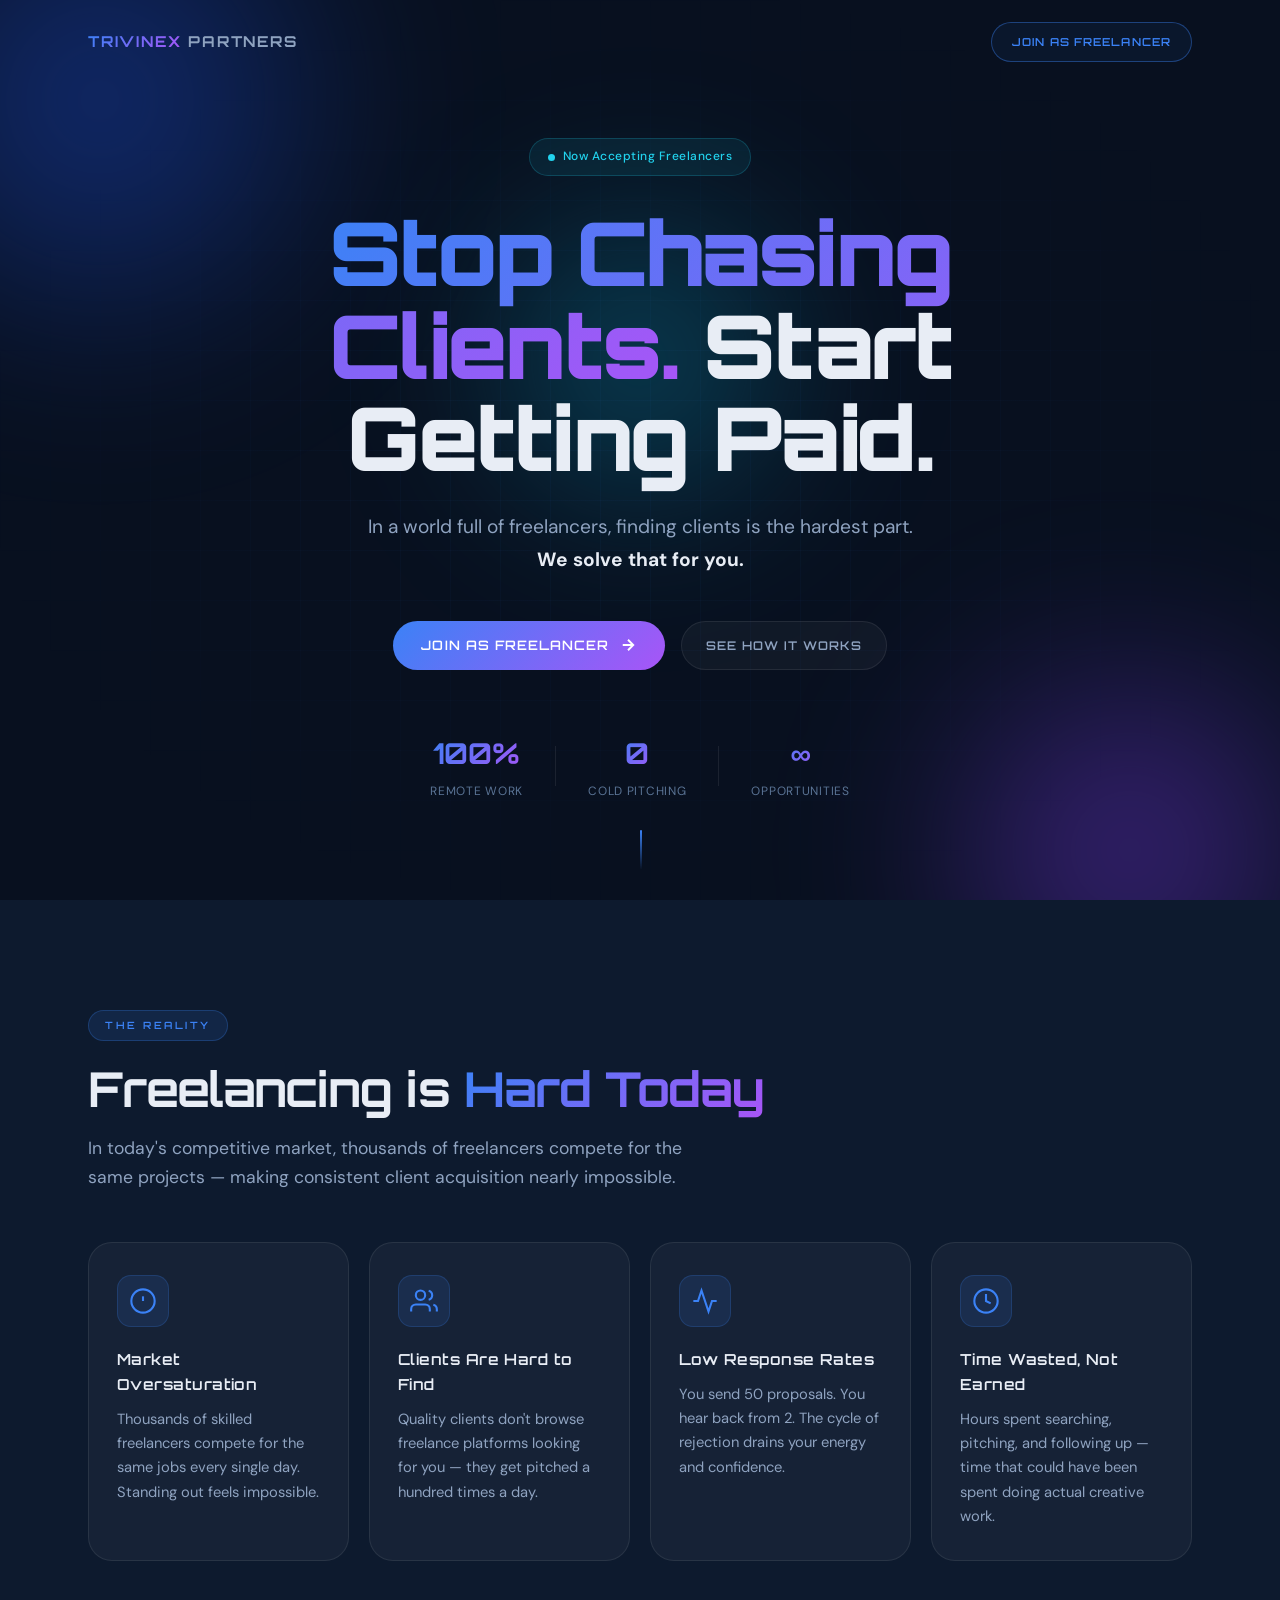
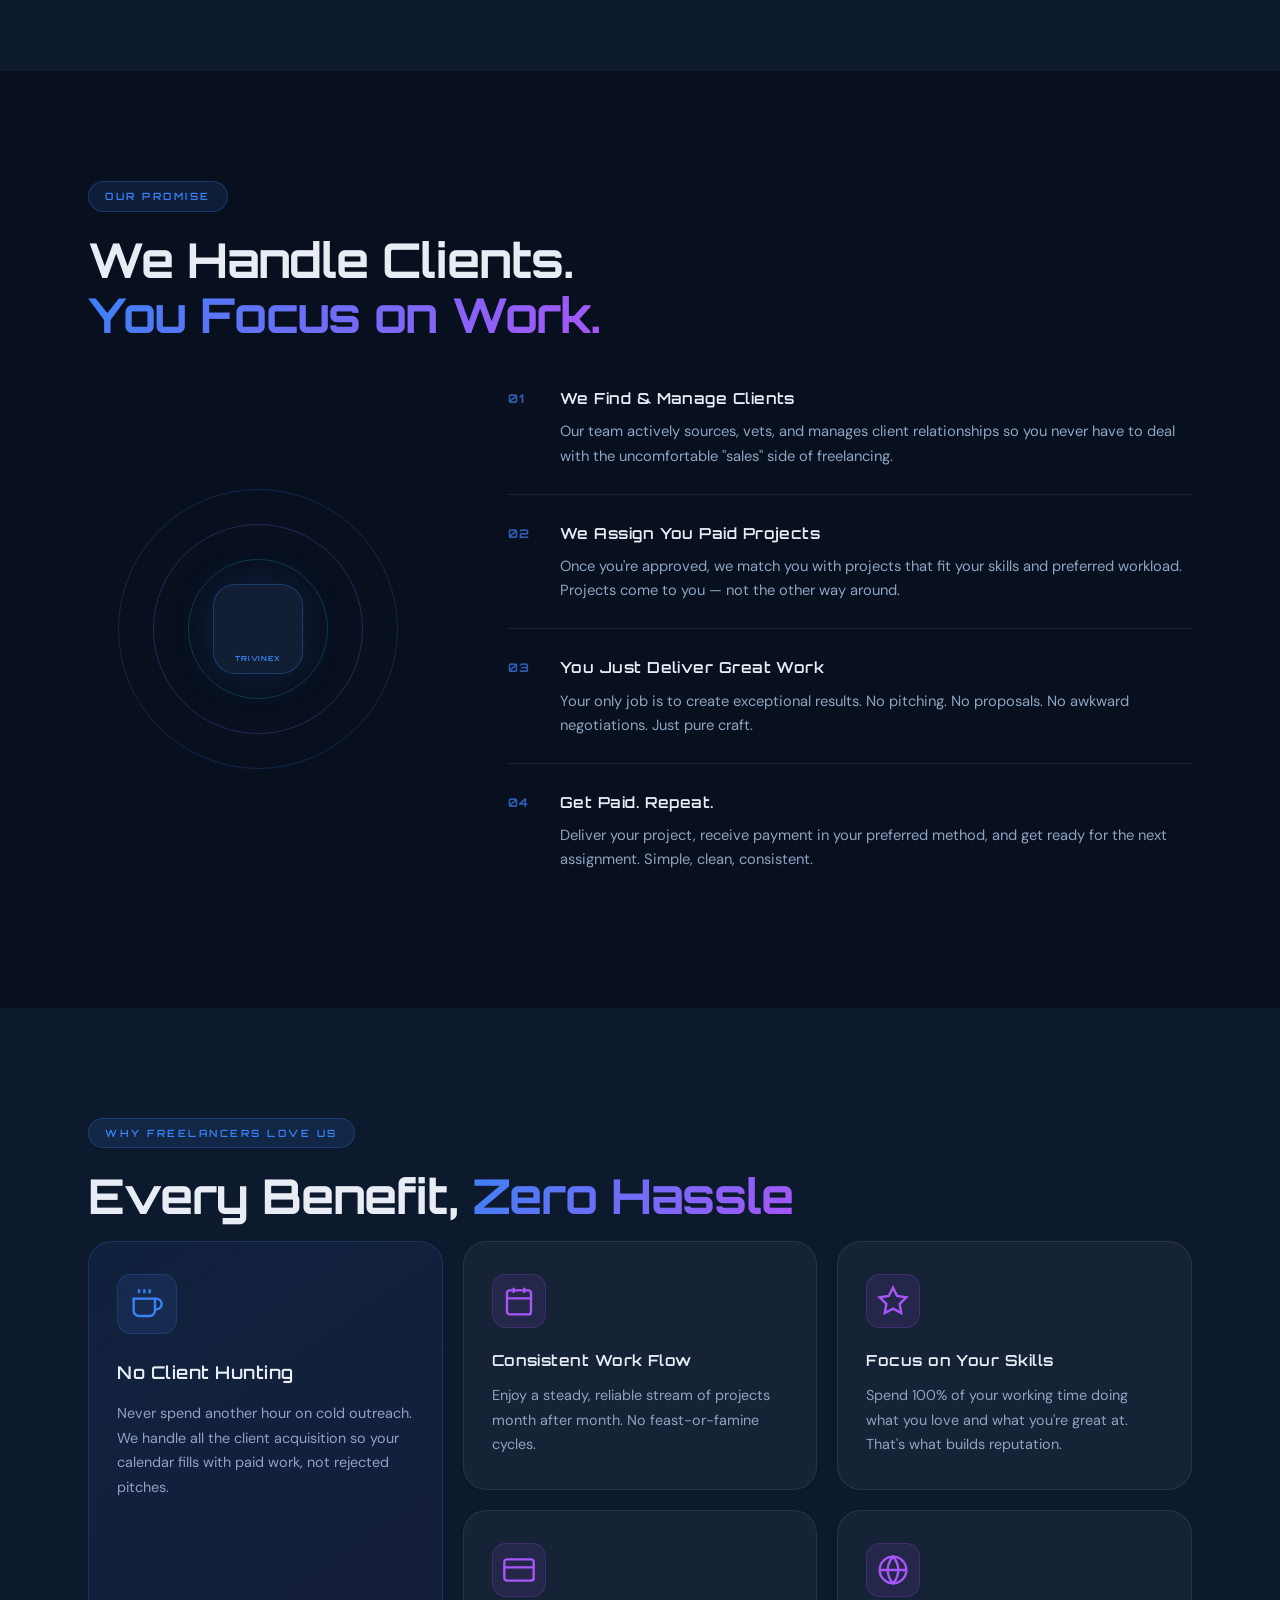
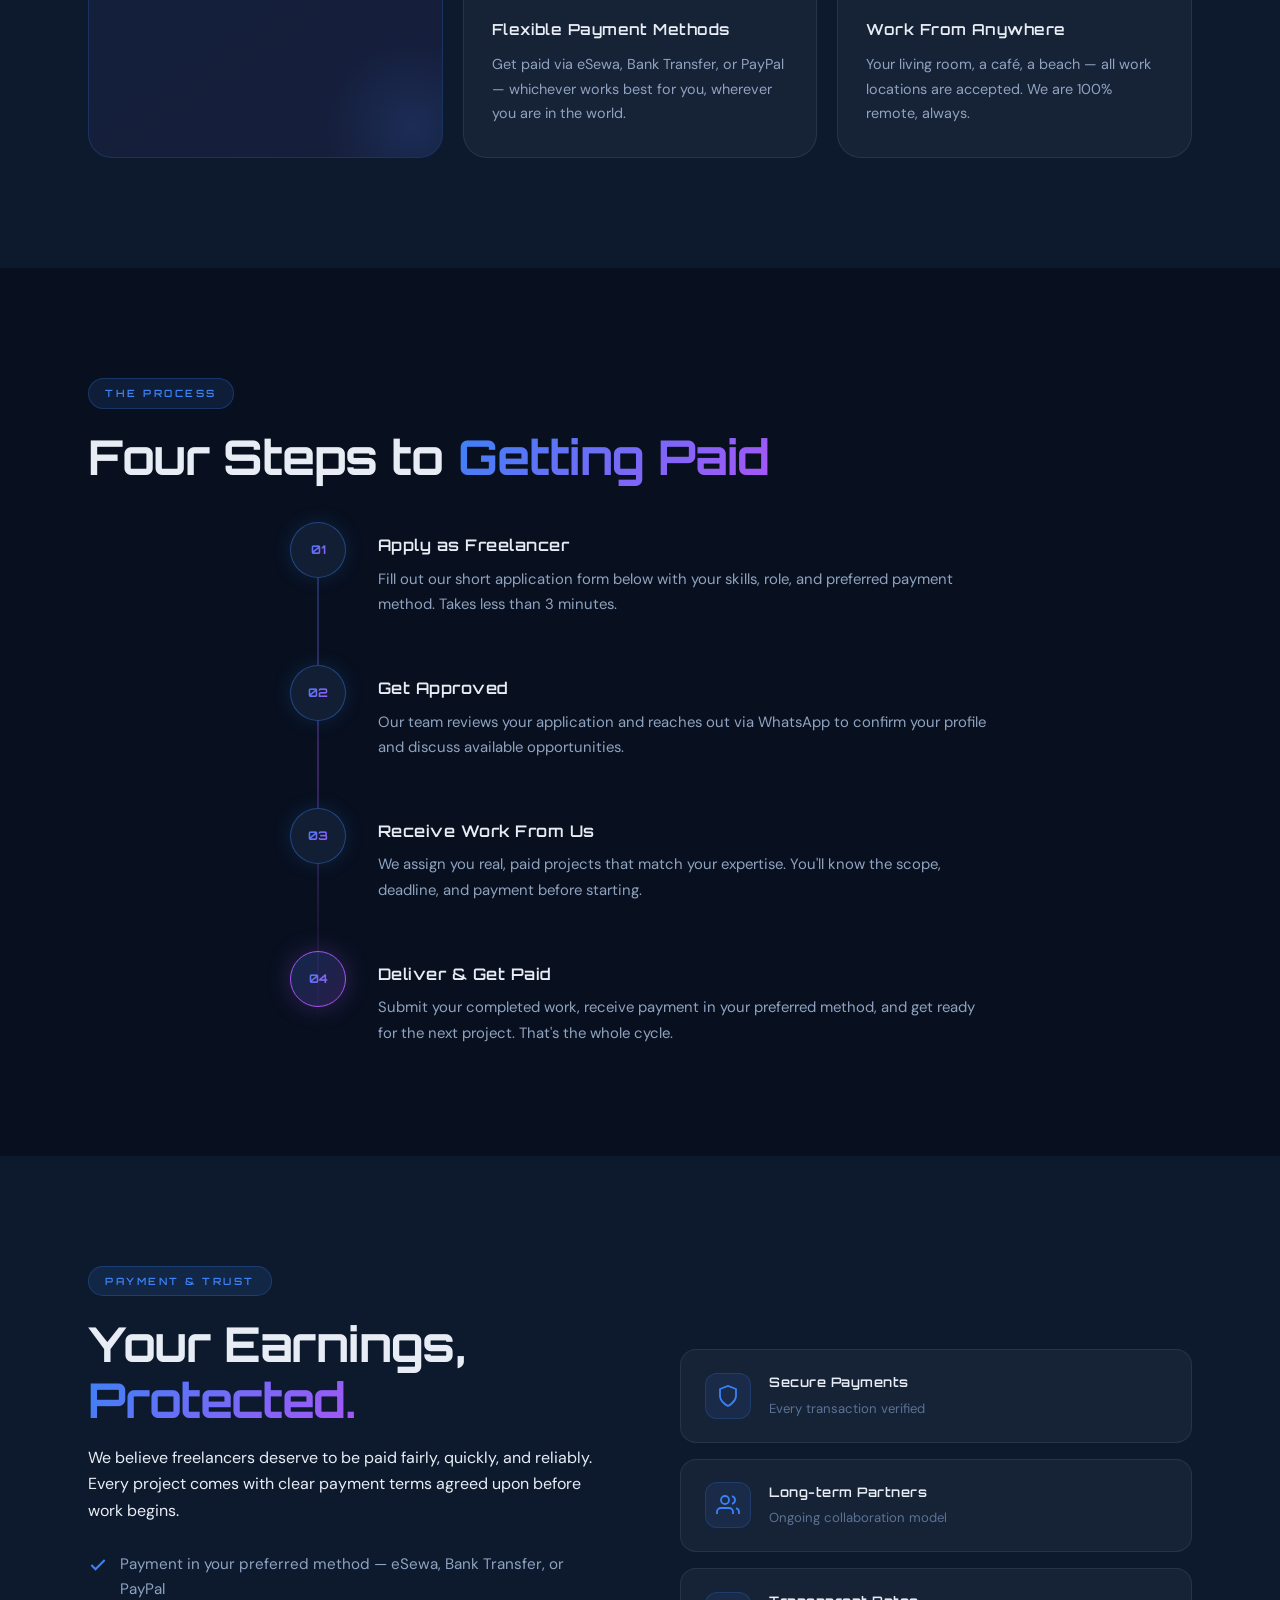
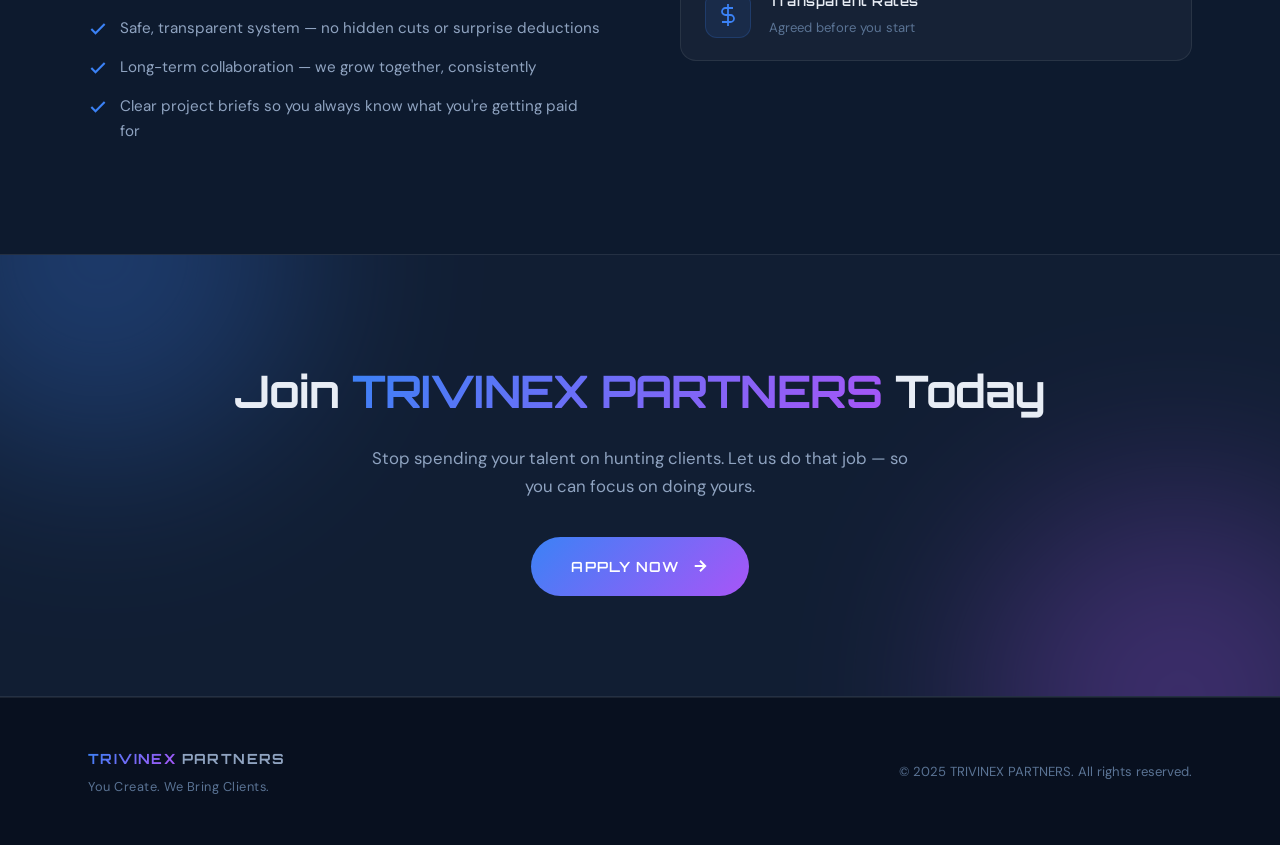
<file: index.html>
<!DOCTYPE html>
<html lang="en">
<head>
  <link rel="icon" type="image/x-icon" href="/favicon.ico">
  <meta charset="UTF-8" />
  <meta name="viewport" content="width=device-width, initial-scale=1.0" />
  <title>TRIVINEX PARTNERS — You Create. We Bring Clients.</title>

  <link rel="stylesheet" href="style.css" />
  <!-- Primary SEO -->
<meta name="title" content="Trivinex Partners — Stop Searching Clients, Start Getting Paid">
<meta name="description" content="Struggling to find clients as a freelancer? Trivinex Partners connects skilled freelancers with real projects. No more client hunting — just deliver your work and get paid easily. Join now and grow your freelance career without stress.">

<!-- Keywords -->
<meta name="keywords" content="
freelancer jobs, no client freelance, get freelance clients, freelance work without searching clients,
freelancer platform for beginners, how to get clients as freelancer, freelance problems solution,
video editor jobs online, web developer freelance jobs, remote freelance work,
earn money online freelancing, freelancing without marketing, easy freelance payment,
Trivinex Partners freelancers, freelancer network, client hunting problem solution
">

<!-- Author -->
<meta name="author" content="Trivinex Partners">

<!-- Open Graph (for social sharing) -->
<meta property="og:title" content="Trivinex Partners — We Bring Clients, You Deliver">
<meta property="og:description" content="Too many freelancers, not enough clients? Join Trivinex Partners and stop hunting for work. We bring clients to you — you just deliver and get paid.">
<meta property="og:type" content="website">

<!-- SEO Boost -->
<meta name="robots" content="index, follow">
<meta name="viewport" content="width=device-width, initial-scale=1.0">
  <link href="https://fonts.googleapis.com/css2?family=Orbitron:wght@400;600;700;900&family=DM+Sans:wght@300;400;500;600&display=swap" rel="stylesheet" />
</head>
<body>

  <!-- ========== NAV ========== -->
  <nav class="navbar" id="navbar">
    <div class="nav-inner">
      <div class="logo">
        <span class="logo-tri">TRIVINEX</span><span class="logo-partners"> PARTNERS</span>
      </div>
      <a href="form.html" class="nav-cta">Join as Freelancer</a>
    </div>
  </nav>

  <!-- ========== HERO ========== -->
  <section class="hero" id="home">
    <div class="hero-bg">
      <div class="orb orb1"></div>
      <div class="orb orb2"></div>
      <div class="orb orb3"></div>
      <div class="grid-overlay"></div>
    </div>
    <div class="hero-content">
      <div class="hero-badge">
        <span class="badge-dot"></span>
        Now Accepting Freelancers
      </div>
      <h1 class="hero-headline">
        
        <span class="gradient-text">Stop Chasing Clients.</span>
        Start Getting Paid.</h1>
      </h1>
      <p class="hero-sub">
        In a world full of freelancers, finding clients is the hardest part.<br />
        <strong>We solve that for you.</strong>
      </p>
      <div class="hero-actions">
        <a href="form.html" class="btn-primary">
          <span>Join as Freelancer</span>
          <svg width="18" height="18" viewBox="0 0 24 24" fill="none" stroke="currentColor" stroke-width="2.5"><path d="M5 12h14M12 5l7 7-7 7"/></svg>
        </a>
        <a href="#how" class="btn-ghost">See How It Works</a>
      </div>
      <div class="hero-stats">
        <div class="stat"><span class="stat-num">100%</span><span class="stat-label">Remote Work</span></div>
        <div class="stat-divider"></div>
        <div class="stat"><span class="stat-num">0</span><span class="stat-label">Cold Pitching</span></div>
        <div class="stat-divider"></div>
        <div class="stat"><span class="stat-num">∞</span><span class="stat-label">Opportunities</span></div>
      </div>
    </div>
    <div class="scroll-indicator">
      <span></span>
    </div>
  </section>

  <!-- ========== PROBLEM ========== -->
  <section class="section problem-section" id="problem">
    <div class="container">
      <div class="section-label">The Reality</div>
      <h2 class="section-title">Freelancing is <span class="gradient-text">Hard Today</span></h2>
      <p class="section-sub">In today's competitive market, thousands of freelancers compete for the same projects — making consistent client acquisition nearly impossible.</p>
      <div class="problem-grid">
        <div class="problem-card" data-delay="0">
          <div class="problem-icon">
            <svg width="28" height="28" viewBox="0 0 24 24" fill="none" stroke="currentColor" stroke-width="1.8"><circle cx="12" cy="12" r="10"/><line x1="12" y1="8" x2="12" y2="12"/><line x1="12" y1="16" x2="12.01" y2="16"/></svg>
          </div>
          <h3>Market Oversaturation</h3>
          <p>Thousands of skilled freelancers compete for the same jobs every single day. Standing out feels impossible.</p>
        </div>
        <div class="problem-card" data-delay="100">
          <div class="problem-icon">
            <svg width="28" height="28" viewBox="0 0 24 24" fill="none" stroke="currentColor" stroke-width="1.8"><path d="M17 21v-2a4 4 0 0 0-4-4H5a4 4 0 0 0-4 4v2"/><circle cx="9" cy="7" r="4"/><path d="M23 21v-2a4 4 0 0 0-3-3.87"/><path d="M16 3.13a4 4 0 0 1 0 7.75"/></svg>
          </div>
          <h3>Clients Are Hard to Find</h3>
          <p>Quality clients don't browse freelance platforms looking for you — they get pitched a hundred times a day.</p>
        </div>
        <div class="problem-card" data-delay="200">
          <div class="problem-icon">
            <svg width="28" height="28" viewBox="0 0 24 24" fill="none" stroke="currentColor" stroke-width="1.8"><polyline points="22 12 18 12 15 21 9 3 6 12 2 12"/></svg>
          </div>
          <h3>Low Response Rates</h3>
          <p>You send 50 proposals. You hear back from 2. The cycle of rejection drains your energy and confidence.</p>
        </div>
        <div class="problem-card" data-delay="300">
          <div class="problem-icon">
            <svg width="28" height="28" viewBox="0 0 24 24" fill="none" stroke="currentColor" stroke-width="1.8"><circle cx="12" cy="12" r="10"/><polyline points="12 6 12 12 16 14"/></svg>
          </div>
          <h3>Time Wasted, Not Earned</h3>
          <p>Hours spent searching, pitching, and following up — time that could have been spent doing actual creative work.</p>
        </div>
      </div>
    </div>
  </section>

  <!-- ========== SOLUTION ========== -->
  <section class="section solution-section" id="solution">
    <div class="container">
      <div class="section-label">Our Promise</div>
      <h2 class="section-title">We Handle Clients.<br /><span class="gradient-text">You Focus on Work.</span></h2>
      <div class="solution-layout">
        <div class="solution-visual">
          <div class="sol-ring sol-ring1"></div>
          <div class="sol-ring sol-ring2"></div>
          <div class="sol-ring sol-ring3"></div>
          <div class="sol-core">
            <svg width="40" height="40" viewBox="0 0 24 24" fill="none" stroke="url(#grad1)" stroke-width="1.8"><path d="M12 2L2 7l10 5 10-5-10-5z"/><path d="M2 17l10 5 10-5"/><path d="M2 12l10 5 10-5"/></svg>
            <defs>
              <linearGradient id="grad1" x1="0" y1="0" x2="24" y2="24" gradientUnits="userSpaceOnUse">
                <stop stop-color="#3b82f6"/><stop offset="1" stop-color="#a855f7"/>
              </linearGradient>
            </defs>
            <span>TRIVINEX</span>
          </div>
        </div>
        <div class="solution-list">
          <div class="sol-item">
            <div class="sol-num">01</div>
            <div class="sol-text">
              <h4>We Find & Manage Clients</h4>
              <p>Our team actively sources, vets, and manages client relationships so you never have to deal with the uncomfortable "sales" side of freelancing.</p>
            </div>
          </div>
          <div class="sol-item">
            <div class="sol-num">02</div>
            <div class="sol-text">
              <h4>We Assign You Paid Projects</h4>
              <p>Once you're approved, we match you with projects that fit your skills and preferred workload. Projects come to you — not the other way around.</p>
            </div>
          </div>
          <div class="sol-item">
            <div class="sol-num">03</div>
            <div class="sol-text">
              <h4>You Just Deliver Great Work</h4>
              <p>Your only job is to create exceptional results. No pitching. No proposals. No awkward negotiations. Just pure craft.</p>
            </div>
          </div>
          <div class="sol-item">
            <div class="sol-num">04</div>
            <div class="sol-text">
              <h4>Get Paid. Repeat.</h4>
              <p>Deliver your project, receive payment in your preferred method, and get ready for the next assignment. Simple, clean, consistent.</p>
            </div>
          </div>
        </div>
      </div>
    </div>
  </section>

  <!-- ========== BENEFITS ========== -->
  <section class="section benefits-section" id="benefits">
    <div class="container">
      <div class="section-label">Why Freelancers Love Us</div>
      <h2 class="section-title">Every Benefit, <span class="gradient-text">Zero Hassle</span></h2>
      <div class="benefits-grid">
        <div class="benefit-card featured-card">
          <div class="benefit-icon">
            <svg width="32" height="32" viewBox="0 0 24 24" fill="none" stroke="currentColor" stroke-width="1.8"><path d="M18 8h1a4 4 0 0 1 0 8h-1"/><path d="M2 8h16v9a4 4 0 0 1-4 4H6a4 4 0 0 1-4-4V8z"/><line x1="6" y1="1" x2="6" y2="4"/><line x1="10" y1="1" x2="10" y2="4"/><line x1="14" y1="1" x2="14" y2="4"/></svg>
          </div>
          <h3>No Client Hunting</h3>
          <p>Never spend another hour on cold outreach. We handle all the client acquisition so your calendar fills with paid work, not rejected pitches.</p>
          <div class="benefit-glow"></div>
        </div>
        <div class="benefit-card">
          <div class="benefit-icon">
            <svg width="32" height="32" viewBox="0 0 24 24" fill="none" stroke="currentColor" stroke-width="1.8"><rect x="3" y="4" width="18" height="18" rx="2" ry="2"/><line x1="16" y1="2" x2="16" y2="6"/><line x1="8" y1="2" x2="8" y2="6"/><line x1="3" y1="10" x2="21" y2="10"/></svg>
          </div>
          <h3>Consistent Work Flow</h3>
          <p>Enjoy a steady, reliable stream of projects month after month. No feast-or-famine cycles.</p>
        </div>
        <div class="benefit-card">
          <div class="benefit-icon">
            <svg width="32" height="32" viewBox="0 0 24 24" fill="none" stroke="currentColor" stroke-width="1.8"><polygon points="12 2 15.09 8.26 22 9.27 17 14.14 18.18 21.02 12 17.77 5.82 21.02 7 14.14 2 9.27 8.91 8.26 12 2"/></svg>
          </div>
          <h3>Focus on Your Skills</h3>
          <p>Spend 100% of your working time doing what you love and what you're great at. That's what builds reputation.</p>
        </div>
        <div class="benefit-card">
          <div class="benefit-icon">
            <svg width="32" height="32" viewBox="0 0 24 24" fill="none" stroke="currentColor" stroke-width="1.8"><rect x="1" y="4" width="22" height="16" rx="2" ry="2"/><line x1="1" y1="10" x2="23" y2="10"/></svg>
          </div>
          <h3>Flexible Payment Methods</h3>
          <p>Get paid via eSewa, Bank Transfer, or PayPal — whichever works best for you, wherever you are in the world.</p>
        </div>
        <div class="benefit-card">
          <div class="benefit-icon">
            <svg width="32" height="32" viewBox="0 0 24 24" fill="none" stroke="currentColor" stroke-width="1.8"><circle cx="12" cy="12" r="10"/><line x1="2" y1="12" x2="22" y2="12"/><path d="M12 2a15.3 15.3 0 0 1 4 10 15.3 15.3 0 0 1-4 10 15.3 15.3 0 0 1-4-10 15.3 15.3 0 0 1 4-10z"/></svg>
          </div>
          <h3>Work From Anywhere</h3>
          <p>Your living room, a café, a beach — all work locations are accepted. We are 100% remote, always.</p>
        </div>
      </div>
    </div>
  </section>

  <!-- ========== HOW IT WORKS ========== -->
  <section class="section how-section" id="how">
    <div class="container">
      <div class="section-label">The Process</div>
      <h2 class="section-title">Four Steps to <span class="gradient-text">Getting Paid</span></h2>
      <div class="steps-timeline">
        <div class="step-line"></div>
        <div class="step">
          <div class="step-bubble">
            <span>01</span>
          </div>
          <div class="step-content">
            <h4>Apply as Freelancer</h4>
            <p>Fill out our short application form below with your skills, role, and preferred payment method. Takes less than 3 minutes.</p>
          </div>
        </div>
        <div class="step">
          <div class="step-bubble">
            <span>02</span>
          </div>
          <div class="step-content">
            <h4>Get Approved</h4>
            <p>Our team reviews your application and reaches out via WhatsApp to confirm your profile and discuss available opportunities.</p>
          </div>
        </div>
        <div class="step">
          <div class="step-bubble">
            <span>03</span>
          </div>
          <div class="step-content">
            <h4>Receive Work From Us</h4>
            <p>We assign you real, paid projects that match your expertise. You'll know the scope, deadline, and payment before starting.</p>
          </div>
        </div>
        <div class="step">
          <div class="step-bubble last">
            <span>04</span>
          </div>
          <div class="step-content">
            <h4>Deliver &amp; Get Paid</h4>
            <p>Submit your completed work, receive payment in your preferred method, and get ready for the next project. That's the whole cycle.</p>
          </div>
        </div>
      </div>
    </div>
  </section>

  <!-- ========== PAYMENT TRUST ========== -->
  <section class="section trust-section" id="trust">
    <div class="container">
      <div class="trust-inner">
        <div class="trust-text">
          <div class="section-label">Payment & Trust</div>
          <h2 class="section-title">Your Earnings,<br /><span class="gradient-text">Protected.</span></h2>
          <p>We believe freelancers deserve to be paid fairly, quickly, and reliably. Every project comes with clear payment terms agreed upon before work begins.</p>
          <ul class="trust-list">
            <li>
              <svg width="20" height="20" viewBox="0 0 24 24" fill="none" stroke="currentColor" stroke-width="2.5"><polyline points="20 6 9 17 4 12"/></svg>
              Payment in your preferred method — eSewa, Bank Transfer, or PayPal
            </li>
            <li>
              <svg width="20" height="20" viewBox="0 0 24 24" fill="none" stroke="currentColor" stroke-width="2.5"><polyline points="20 6 9 17 4 12"/></svg>
              Safe, transparent system — no hidden cuts or surprise deductions
            </li>
            <li>
              <svg width="20" height="20" viewBox="0 0 24 24" fill="none" stroke="currentColor" stroke-width="2.5"><polyline points="20 6 9 17 4 12"/></svg>
              Long-term collaboration — we grow together, consistently
            </li>
            <li>
              <svg width="20" height="20" viewBox="0 0 24 24" fill="none" stroke="currentColor" stroke-width="2.5"><polyline points="20 6 9 17 4 12"/></svg>
              Clear project briefs so you always know what you're getting paid for
            </li>
          </ul>
        </div>
        <div class="trust-visual">
          <div class="trust-card-stack">
            <div class="trust-badge-card">
              <div class="tbadge-icon">
                <svg width="24" height="24" viewBox="0 0 24 24" fill="none" stroke="currentColor" stroke-width="1.8"><path d="M12 22s8-4 8-10V5l-8-3-8 3v7c0 6 8 10 8 10z"/></svg>
              </div>
              <div>
                <div class="tbadge-title">Secure Payments</div>
                <div class="tbadge-sub">Every transaction verified</div>
              </div>
            </div>
            <div class="trust-badge-card">
              <div class="tbadge-icon">
                <svg width="24" height="24" viewBox="0 0 24 24" fill="none" stroke="currentColor" stroke-width="1.8"><path d="M17 21v-2a4 4 0 0 0-4-4H5a4 4 0 0 0-4 4v2"/><circle cx="9" cy="7" r="4"/><path d="M23 21v-2a4 4 0 0 0-3-3.87"/><path d="M16 3.13a4 4 0 0 1 0 7.75"/></svg>
              </div>
              <div>
                <div class="tbadge-title">Long-term Partners</div>
                <div class="tbadge-sub">Ongoing collaboration model</div>
              </div>
            </div>
            <div class="trust-badge-card">
              <div class="tbadge-icon">
                <svg width="24" height="24" viewBox="0 0 24 24" fill="none" stroke="currentColor" stroke-width="1.8"><line x1="12" y1="1" x2="12" y2="23"/><path d="M17 5H9.5a3.5 3.5 0 0 0 0 7h5a3.5 3.5 0 0 1 0 7H6"/></svg>
              </div>
              <div>
                <div class="tbadge-title">Transparent Rates</div>
                <div class="tbadge-sub">Agreed before you start</div>
              </div>
            </div>
          </div>
        </div>
      </div>
    </div>
  </section>

  <!-- ========== FINAL CTA BANNER ========== -->
  <section class="cta-banner">
    <div class="cta-orb cta-orb1"></div>
    <div class="cta-orb cta-orb2"></div>
    <div class="container cta-inner">
      <h2>Join <span class="gradient-text">TRIVINEX PARTNERS</span> Today</h2>
      <p>Stop spending your talent on hunting clients. Let us do that job — so you can focus on doing yours.</p>
      <a href="form.html" class="btn-primary btn-large">
        <span>Apply Now</span>
        <svg width="18" height="18" viewBox="0 0 24 24" fill="none" stroke="currentColor" stroke-width="2.5"><path d="M5 12h14M12 5l7 7-7 7"/></svg>
      </a>
    </div>
  </section>
<!-- ========== FOOTER ========== -->
  <footer class="footer">
    <div class="container footer-inner">
      <div class="footer-logo">
        <span class="logo-tri">TRIVINEX</span><span class="logo-partners"> PARTNERS</span>
        <p>You Create. We Bring Clients.</p>
      </div>
      <div class="footer-copy">
        &copy; 2025 TRIVINEX PARTNERS. All rights reserved.
      </div>
    </div>
  </footer>

 
  <script src="script.js"></script>
</body>
</html>
</file>
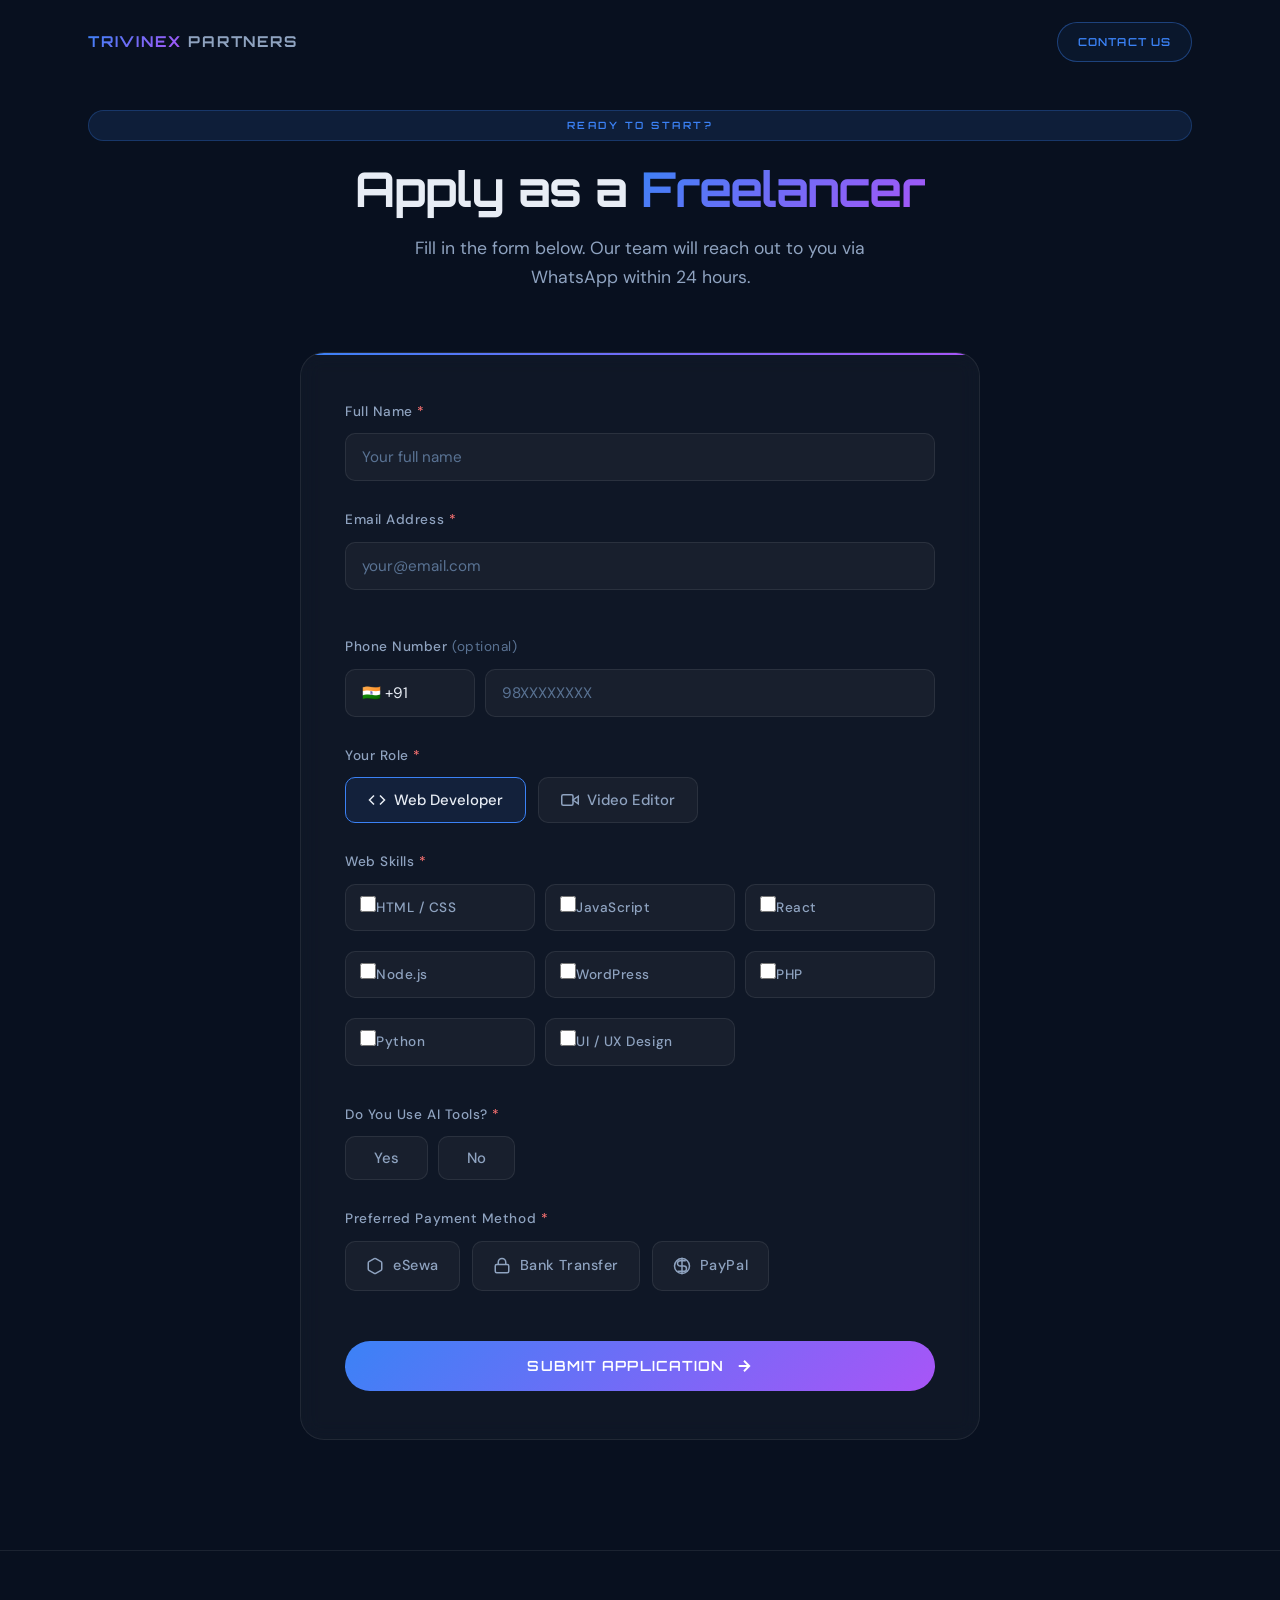
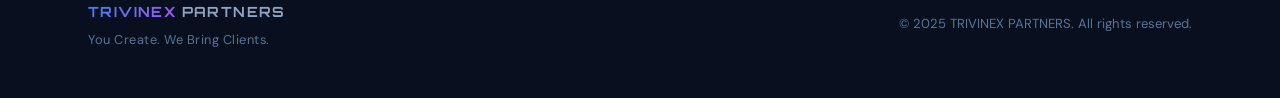
<file: form.html>
<!DOCTYPE html>
<html lang="en">
<head>
 <link rel="icon" type="image/x-icon" href="/favicon.ico">
  <meta charset="UTF-8" />
  <meta name="viewport" content="width=device-width, initial-scale=1.0" />
  <title>TRIVINEX PARTNERS — You Create. We Bring Clients.</title>
  <link rel="stylesheet" href="style.css" />
  <link href="https://fonts.googleapis.com/css2?family=Orbitron:wght@400;600;700;900&family=DM+Sans:wght@300;400;500;600&display=swap" rel="stylesheet" />
</head>
<body>

  <!-- ========== NAV ========== -->
  <nav class="navbar" id="navbar">
    <div class="nav-inner">
      <div class="logo">
        <span class="logo-tri">TRIVINEX</span><span class="logo-partners"> PARTNERS</span>
      </div>
      <a href="https://trivinex-trivinex.vercel.app/contact" class="nav-cta">Contact Us</a>
    </div>
  </nav>
  <!-- ========== APPLICATION FORM ========== -->
  <section class="section form-section" id="apply">
    <div class="container">
      <div class="section-label">Ready to Start?</div>
      <h2 class="section-title">Apply as a <span class="gradient-text">Freelancer</span></h2>
      <p class="section-sub">Fill in the form below. Our team will reach out to you via WhatsApp within 24 hours.</p>

      <div class="form-wrapper">
        <div class="form-card">
          <div id="formContent">
            <!-- Personal Info -->
            <div class="form-group">
              <label for="fullName">Full Name <span class="req">*</span></label>
              <input type="text" id="fullName" placeholder="Your full name" />
            </div>
            <div class="form-group">
              <label for="email">Email Address <span class="req">*</span></label>
              <input type="email" id="email" placeholder="your@email.com" />
              <span class="field-error" id="emailError"></span>
            </div>
            <div class="form-group">
              <label for="phone">Phone Number <span class="opt">(optional)</span></label>
              <div class="phone-row">
                <select id="countryCode">
                <option value="+91">🇮🇳 +91</option>
               <option value="+92">🇵🇰 +92</option>
                <option value="+231">🇱🇷 +231</option>
               <option value="+81">🇯🇵 +81</option>
                <option value="+977">🇳🇵 +977</option>
               <option value="+93">🇦🇫 +93</option>
                <option value="+355">🇦🇱 +355</option>
                <option value="+213">🇩🇿 +213</option>
                <option value="+376">🇦🇩 +376</option>
                <option value="+244">🇦🇴 +244</option>
                <option value="+1">🇺🇸 +1</option>
                <option value="+54">🇦🇷 +54</option>
                <option value="+374">🇦🇲 +374</option>
                <option value="+61">🇦🇺 +61</option>
                <option value="+43">🇦🇹 +43</option>
                <option value="+994">🇦🇿 +994</option>
                <option value="+973">🇧🇭 +973</option>
                <option value="+880">🇧🇩 +880</option>
                <option value="+375">🇧🇾 +375</option>
                <option value="+32">🇧🇪 +32</option>
                <option value="+501">🇧🇿 +501</option>
                <option value="+229">🇧🇯 +229</option>
                <option value="+975">🇧🇹 +975</option>
                <option value="+591">🇧🇴 +591</option>
                <option value="+387">🇧🇦 +387</option>
                <option value="+267">🇧🇼 +267</option>
                <option value="+55">🇧🇷 +55</option>
                <option value="+673">🇧🇳 +673</option>
                <option value="+359">🇧🇬 +359</option>
                <option value="+226">🇧🇫 +226</option>
                <option value="+257">🇧🇮 +257</option>
                <option value="+855">🇰🇭 +855</option>
                <option value="+237">🇨🇲 +237</option>
                <option value="+1">🇨🇦 +1</option>
                <option value="+238">🇨🇻 +238</option>
                <option value="+236">🇨🇫 +236</option>
                <option value="+235">🇹🇩 +235</option>
                <option value="+56">🇨🇱 +56</option>
                <option value="+86">🇨🇳 +86</option>
                <option value="+57">🇨🇴 +57</option>
                <option value="+269">🇰🇲 +269</option>
                <option value="+242">🇨🇬 +242</option>
                <option value="+243">🇨🇩 +243</option>
                <option value="+506">🇨🇷 +506</option>
                <option value="+385">🇭🇷 +385</option>
                <option value="+53">🇨🇺 +53</option>
                <option value="+357">🇨🇾 +357</option>
                <option value="+420">🇨🇿 +420</option>
                <option value="+45">🇩🇰 +45</option>
                <option value="+253">🇩🇯 +253</option>
                <option value="+1">🇩🇲 +1</option>
                <option value="+593">🇪🇨 +593</option>
                <option value="+20">🇪🇬 +20</option>
                <option value="+503">🇸🇻 +503</option>
                <option value="+240">🇬🇶 +240</option>
                <option value="+291">🇪🇷 +291</option>
                <option value="+372">🇪🇪 +372</option>
                <option value="+251">🇪🇹 +251</option>
                <option value="+679">🇫🇯 +679</option>
                <option value="+358">🇫🇮 +358</option>
                <option value="+33">🇫🇷 +33</option>
                <option value="+241">🇬🇦 +241</option>
                <option value="+220">🇬🇲 +220</option>
                <option value="+995">🇬🇪 +995</option>
                <option value="+49">🇩🇪 +49</option>
                <option value="+233">🇬🇭 +233</option>
                <option value="+30">🇬🇷 +30</option>
                <option value="+299">🇬🇱 +299</option>
                <option value="+502">🇬🇹 +502</option>
                <option value="+224">🇬🇳 +224</option>
                <option value="+245">🇬🇼 +245</option>
                <option value="+592">🇬🇾 +592</option>
                <option value="+509">🇭🇹 +509</option>
                <option value="+504">🇭🇳 +504</option>
                <option value="+36">🇭🇺 +36</option>
                <option value="+354">🇮🇸 +354</option>
                
                <option value="+62">🇮🇩 +62</option>
                <option value="+98">🇮🇷 +98</option>
                <option value="+964">🇮🇶 +964</option>
                <option value="+353">🇮🇪 +353</option>
                <option value="+972">🇮🇱 +972</option>
                <option value="+39">🇮🇹 +39</option>
                <option value="+225">🇨🇮 +225</option>
                
                <option value="+962">🇯🇴 +962</option>
                <option value="+7">🇰🇿 +7</option>
                <option value="+254">🇰🇪 +254</option>
                <option value="+686">🇰🇮 +686</option>
                <option value="+965">🇰🇼 +965</option>
                <option value="+996">🇰🇬 +996</option>
                <option value="+856">🇱🇦 +856</option>
                <option value="+371">🇱🇻 +371</option>
                <option value="+961">🇱🇧 +961</option>
                <option value="+266">🇱🇸 +266</option>
                
                <option value="+218">🇱🇾 +218</option>
                <option value="+423">🇱🇮 +423</option>
                <option value="+370">🇱🇹 +370</option>
                <option value="+352">🇱🇺 +352</option>
                <option value="+261">🇲🇬 +261</option>
                <option value="+265">🇲🇼 +265</option>
                <option value="+60">🇲🇾 +60</option>
                <option value="+960">🇲🇻 +960</option>
                <option value="+223">🇲🇱 +223</option>
                <option value="+356">🇲🇹 +356</option>
                <option value="+222">🇲🇷 +222</option>
                <option value="+230">🇲🇺 +230</option>
                <option value="+52">🇲🇽 +52</option>
                <option value="+373">🇲🇩 +373</option>
                <option value="+377">🇲🇨 +377</option>
                <option value="+976">🇲🇳 +976</option>
                <option value="+382">🇲🇪 +382</option>
                <option value="+212">🇲🇦 +212</option>
                <option value="+258">🇲🇿 +258</option>
                <option value="+95">🇲🇲 +95</option>
                <option value="+264">🇳🇦 +264</option>
                
                <option value="+31">🇳🇱 +31</option>
                <option value="+64">🇳🇿 +64</option>
                <option value="+505">🇳🇮 +505</option>
                <option value="+227">🇳🇪 +227</option>
                <option value="+234">🇳🇬 +234</option>
                <option value="+850">🇰🇵 +850</option>
                <option value="+47">🇳🇴 +47</option>
                <option value="+968">🇴🇲 +968</option>
                
                <option value="+970">🇵🇸 +970</option>
                <option value="+507">🇵🇦 +507</option>
                <option value="+675">🇵🇬 +675</option>
                <option value="+595">🇵🇾 +595</option>
                <option value="+51">🇵🇪 +51</option>
                <option value="+63">🇵🇭 +63</option>
                <option value="+48">🇵🇱 +48</option>
                <option value="+351">🇵🇹 +351</option>
                <option value="+974">🇶🇦 +974</option>
                <option value="+40">🇷🇴 +40</option>
                <option value="+7">🇷🇺 +7</option>
                <option value="+250">🇷🇼 +250</option>
                <option value="+966">🇸🇦 +966</option>
                <option value="+221">🇸🇳 +221</option>
                <option value="+381">🇷🇸 +381</option>
                <option value="+65">🇸🇬 +65</option>
                <option value="+421">🇸🇰 +421</option>
                <option value="+386">🇸🇮 +386</option>
                <option value="+252">🇸🇴 +252</option>
                <option value="+27">🇿🇦 +27</option>
                <option value="+82">🇰🇷 +82</option>
                <option value="+34">🇪🇸 +34</option>
                <option value="+94">🇱🇰 +94</option>
                <option value="+249">🇸🇩 +249</option>
                <option value="+597">🇸🇷 +597</option>
                <option value="+268">🇸🇿 +268</option>
                <option value="+46">🇸🇪 +46</option>
                <option value="+41">🇨🇭 +41</option>
                <option value="+963">🇸🇾 +963</option>
                <option value="+886">🇹🇼 +886</option>
                <option value="+992">🇹🇯 +992</option>
                <option value="+255">🇹🇿 +255</option>
                <option value="+66">🇹🇭 +66</option>
                <option value="+228">🇹🇬 +228</option>
                <option value="+216">🇹🇳 +216</option>
                <option value="+90">🇹🇷 +90</option>
                <option value="+993">🇹🇲 +993</option>
                <option value="+256">🇺🇬 +256</option>
                <option value="+380">🇺🇦 +380</option>
                <option value="+971">🇦🇪 +971</option>
                <option value="+44">🇬🇧 +44</option>
                <option value="+598">🇺🇾 +598</option>
                <option value="+998">🇺🇿 +998</option>
                <option value="+58">🇻🇪 +58</option>
                <option value="+84">🇻🇳 +84</option>
                <option value="+967">🇾🇪 +967</option>
                <option value="+260">🇿🇲 +260</option>
                <option value="+263">🇿🇼 +263</option>
                </select>
                <input type="tel" id="phone" placeholder="98XXXXXXXX" />
              </div>
            </div>

            <!-- Role Selection -->
            <div class="form-group">
              <label>Your Role <span class="req">*</span></label>
              <div class="role-toggle">
                <button type="button" class="role-btn active" data-role="webdev" onclick="selectRole('webdev', this)">
                  <svg width="18" height="18" viewBox="0 0 24 24" fill="none" stroke="currentColor" stroke-width="2"><polyline points="16 18 22 12 16 6"/><polyline points="8 6 2 12 8 18"/></svg>
                  Web Developer
                </button>
                <button type="button" class="role-btn" data-role="videoeditor" onclick="selectRole('videoeditor', this)">
                  <svg width="18" height="18" viewBox="0 0 24 24" fill="none" stroke="currentColor" stroke-width="2"><polygon points="23 7 16 12 23 17 23 7"/><rect x="1" y="5" width="15" height="14" rx="2" ry="2"/></svg>
                  Video Editor
                </button>
              </div>
            </div>

            <!-- Dynamic: Web Dev Skills -->
            <div class="form-group dynamic-section" id="webSkills">
              <label>Web Skills <span class="req">*</span></label>
              <div class="checkbox-grid">
                <label class="check-item"><input type="checkbox" name="webSkill" value="HTML/CSS" /><span>HTML / CSS</span></label>
                <label class="check-item"><input type="checkbox" name="webSkill" value="JavaScript" /><span>JavaScript</span></label>
                <label class="check-item"><input type="checkbox" name="webSkill" value="React" /><span>React</span></label>
                <label class="check-item"><input type="checkbox" name="webSkill" value="Node.js" /><span>Node.js</span></label>
                <label class="check-item"><input type="checkbox" name="webSkill" value="WordPress" /><span>WordPress</span></label>
                <label class="check-item"><input type="checkbox" name="webSkill" value="PHP" /><span>PHP</span></label>
                <label class="check-item"><input type="checkbox" name="webSkill" value="Python" /><span>Python</span></label>
                <label class="check-item"><input type="checkbox" name="webSkill" value="UI/UX Design" /><span>UI / UX Design</span></label>
              </div>
            </div>

            <!-- Dynamic: Video Editor Tools -->
            <div class="form-group dynamic-section" id="videoSkills" style="display:none;">
              <label>Video Tools <span class="req">*</span></label>
              <div class="checkbox-grid">
                <label class="check-item"><input type="checkbox" name="videoTool" value="Premiere Pro" /><span>Premiere Pro</span></label>
                <label class="check-item"><input type="checkbox" name="videoTool" value="After Effects" /><span>After Effects</span></label>
                <label class="check-item"><input type="checkbox" name="videoTool" value="DaVinci Resolve" /><span>DaVinci Resolve</span></label>
                <label class="check-item"><input type="checkbox" name="videoTool" value="Final Cut Pro" /><span>Final Cut Pro</span></label>
                <label class="check-item"><input type="checkbox" name="videoTool" value="CapCut" /><span>CapCut</span></label>
                <label class="check-item"><input type="checkbox" name="videoTool" value="Motion Graphics" /><span>Motion Graphics</span></label>
              </div>
            </div>

            <!-- AI Usage -->
            <div class="form-group">
              <label>Do You Use AI Tools? <span class="req">*</span></label>
              <div class="ai-toggle">
                <button type="button" class="ai-btn" id="aiYes" onclick="toggleAI(true)">Yes</button>
                <button type="button" class="ai-btn" id="aiNo" onclick="toggleAI(false)">No</button>
              </div>
              <input type="text" id="aiTools" placeholder="Which AI tools? (e.g., ChatGPT, Midjourney, Sora)" style="display:none; margin-top:12px;" />
            </div>

            <!-- Payment Method -->
            <div class="form-group">
              <label>Preferred Payment Method <span class="req">*</span></label>
              <div class="payment-options">
                <label class="pay-item">
                  <input type="radio" name="payment" value="eSewa" />
                  <span class="pay-card">
                    <svg width="18" height="18" viewBox="0 0 24 24" fill="none" stroke="currentColor" stroke-width="2"><path d="M21 16V8a2 2 0 0 0-1-1.73l-7-4a2 2 0 0 0-2 0l-7 4A2 2 0 0 0 3 8v8a2 2 0 0 0 1 1.73l7 4a2 2 0 0 0 2 0l7-4A2 2 0 0 0 21 16z"/></svg>
                    eSewa
                  </span>
                </label>
                <label class="pay-item">
                  <input type="radio" name="payment" value="Bank Transfer" />
                  <span class="pay-card">
                    <svg width="18" height="18" viewBox="0 0 24 24" fill="none" stroke="currentColor" stroke-width="2"><rect x="3" y="10" width="18" height="11" rx="2"/><path d="M7 10V7a5 5 0 0 1 10 0v3"/></svg>
                    Bank Transfer
                  </span>
                </label>
                <label class="pay-item">
                  <input type="radio" name="payment" value="PayPal" />
                  <span class="pay-card">
                    <svg width="18" height="18" viewBox="0 0 24 24" fill="none" stroke="currentColor" stroke-width="2"><circle cx="12" cy="12" r="10"/><line x1="12" y1="1" x2="12" y2="23"/><path d="M17 5H9.5a3.5 3.5 0 0 0 0 7h5a3.5 3.5 0 0 1 0 7H6"/></svg>
                    PayPal
                  </span>
                </label>
              </div>
            </div>

            <button type="button" class="btn-primary btn-submit" onclick="submitForm()">
              <span id="btnText">Submit Application</span>
              <svg id="btnArrow" width="18" height="18" viewBox="0 0 24 24" fill="none" stroke="currentColor" stroke-width="2.5"><path d="M5 12h14M12 5l7 7-7 7"/></svg>
              <svg id="btnSpinner" class="spinner" width="18" height="18" viewBox="0 0 24 24" fill="none" stroke="currentColor" stroke-width="2.5" style="display:none;"><path d="M21 12a9 9 0 1 1-6.219-8.56"/></svg>
            </button>
          </div>
        </div>
      </div>
    </div>
  </section>

  <!-- ========== FOOTER ========== -->
  <footer class="footer">
    <div class="container footer-inner">
      <div class="footer-logo">
        <span class="logo-tri">TRIVINEX</span><span class="logo-partners"> PARTNERS</span>
        <p>You Create. We Bring Clients.</p>
      </div>
      <div class="footer-copy">
        &copy; 2025 TRIVINEX PARTNERS. All rights reserved.
      </div>
    </div>
  </footer>

  <!-- ========== SUCCESS POPUP ========== -->
  <div class="popup-overlay" id="successPopup">
    <div class="popup-card">
      <div class="popup-glow"></div>
      <div class="popup-emoji">🎉</div>
      <h3>Application Submitted Successfully</h3>
      <p>We will contact you soon with opportunities.<br />Check your WhatsApp for a confirmation.</p>
      <button class="btn-primary" onclick="closePopup()">
        <span>Awesome!</span>
      </button>
    </div>
  </div>
    <script src="script.js"></script>
</body>
</html>
</file>
<file: style.css>
/* =============================================
   TRIVINEX PARTNERS — Premium Freelancer Site
   ============================================= */

@import url('https://fonts.googleapis.com/css2?family=Orbitron:wght@400;600;700;900&family=DM+Sans:wght@300;400;500;600&display=swap');

/* ---- RESET & BASE ---- */
*, *::before, *::after { box-sizing: border-box; margin: 0; padding: 0; }

:root {
  --bg:        #08101f;
  --bg2:       #0d1a2e;
  --bg3:       #111e33;
  --surface:   rgba(255,255,255,0.04);
  --surface2:  rgba(255,255,255,0.07);
  --border:    rgba(255,255,255,0.08);
  --blue:      #3b82f6;
  --purple:    #a855f7;
  --cyan:      #22d3ee;
  --text:      #e8edf5;
  --text2:     #8fa3c0;
  --text3:     #5a7394;
  --grad:      linear-gradient(135deg, #3b82f6, #a855f7);
  --grad2:     linear-gradient(135deg, #22d3ee, #3b82f6);
  --r:         16px;
  --r2:        24px;
  --font-head: 'Orbitron', sans-serif;
  --font-body: 'DM Sans', sans-serif;
}

html { scroll-behavior: smooth; }

body {
  background: var(--bg);
  color: var(--text);
  font-family: var(--font-body);
  font-size: 16px;
  line-height: 1.65;
  overflow-x: hidden;
}

a { text-decoration: none; color: inherit; }
ul { list-style: none; }

/* ---- SCROLLBAR ---- */
::-webkit-scrollbar { width: 5px; }
::-webkit-scrollbar-track { background: var(--bg); }
::-webkit-scrollbar-thumb { background: var(--blue); border-radius: 99px; }

/* ---- CONTAINER ---- */
.container { max-width: 1160px; margin: 0 auto; padding: 0 28px; }

/* ---- SECTION BASE ---- */
.section { padding: 110px 0; position: relative; }

.section-label {
  display: inline-block;
  font-family: var(--font-head);
  font-size: 10px;
  font-weight: 600;
  letter-spacing: 0.25em;
  text-transform: uppercase;
  color: var(--blue);
  background: rgba(59, 130, 246, 0.12);
  border: 1px solid rgba(59, 130, 246, 0.25);
  padding: 6px 16px;
  border-radius: 99px;
  margin-bottom: 20px;
}

.section-title {
  font-family: var(--font-head);
  font-size: clamp(2rem, 4vw, 3rem);
  font-weight: 700;
  line-height: 1.15;
  letter-spacing: -0.02em;
  margin-bottom: 18px;
}

.section-sub {
  font-size: 1.1rem;
  color: var(--text2);
  max-width: 640px;
  margin-bottom: 60px;
}

.gradient-text {
  background: var(--grad);
  -webkit-background-clip: text;
  -webkit-text-fill-color: transparent;
  background-clip: text;
}

/* ---- BUTTONS ---- */
.btn-primary {
  display: inline-flex;
  align-items: center;
  gap: 10px;
  background: var(--grad);
  color: #fff;
  font-family: var(--font-head);
  font-size: 13px;
  font-weight: 600;
  letter-spacing: 0.08em;
  padding: 14px 28px;
  border-radius: 99px;
  border: none;
  cursor: pointer;
  transition: opacity .2s, transform .2s, box-shadow .2s;
  position: relative;
  overflow: hidden;
  text-transform: uppercase;
}
.btn-primary::before {
  content: '';
  position: absolute;
  inset: 0;
  background: rgba(255,255,255,0.12);
  opacity: 0;
  transition: opacity .2s;
}
.btn-primary:hover { transform: translateY(-2px); box-shadow: 0 8px 30px rgba(59,130,246,0.4); }
.btn-primary:hover::before { opacity: 1; }
.btn-primary:active { transform: translateY(0); }

.btn-large { padding: 18px 40px; font-size: 14px; }

.btn-ghost {
  display: inline-flex;
  align-items: center;
  gap: 8px;
  color: var(--text2);
  font-family: var(--font-head);
  font-size: 12px;
  font-weight: 600;
  letter-spacing: 0.08em;
  text-transform: uppercase;
  padding: 14px 24px;
  border-radius: 99px;
  border: 1px solid var(--border);
  background: var(--surface);
  cursor: pointer;
  transition: color .2s, border-color .2s, background .2s;
}
.btn-ghost:hover { color: var(--text); border-color: rgba(59,130,246,0.4); background: rgba(59,130,246,0.06); }

/* ---- NAVBAR ---- */
.navbar {
  position: fixed;
  top: 0; left: 0; right: 0;
  z-index: 900;
  padding: 0;
  transition: background .3s, backdrop-filter .3s, border-bottom .3s;
}
.navbar.scrolled {
  background: rgba(8, 16, 31, 0.85);
  backdrop-filter: blur(20px);
  border-bottom: 1px solid var(--border);
}
.nav-inner {
  max-width: 1160px;
  margin: 0 auto;
  padding: 22px 28px;
  display: flex;
  align-items: center;
  justify-content: space-between;
}
.logo {
  font-family: var(--font-head);
  font-size: 15px;
  font-weight: 700;
  letter-spacing: 0.12em;
}
.logo-tri {
  background: var(--grad);
  -webkit-background-clip: text;
  -webkit-text-fill-color: transparent;
  background-clip: text;
}
.logo-partners { color: var(--text2); }
.nav-cta {
  font-family: var(--font-head);
  font-size: 11px;
  font-weight: 600;
  letter-spacing: 0.1em;
  text-transform: uppercase;
  color: var(--blue);
  border: 1px solid rgba(59,130,246,0.4);
  padding: 10px 20px;
  border-radius: 99px;
  background: rgba(59,130,246,0.06);
  transition: background .2s, border-color .2s, color .2s;
}
.nav-cta:hover { background: rgba(59,130,246,0.14); border-color: var(--blue); color: #3294c2; }

/* ---- HERO ---- */
.hero {
  min-height: 100vh;
  display: flex;
  align-items: center;
  justify-content: center;
  position: relative;
  text-align: center;
  overflow: hidden;
  padding: 120px 28px 80px;
}

.hero-bg {
  position: absolute;
  inset: 0;
  overflow: hidden;
}

.orb {
  position: absolute;
  border-radius: 50%;
  filter: blur(80px);
  opacity: 0.5;
  animation: orbFloat 8s ease-in-out infinite;
}
.orb1 { width: 600px; height: 600px; background: radial-gradient(circle, #1d4ed8 0%, transparent 70%); top: -200px; left: -200px; animation-delay: 0s; }
.orb2 { width: 500px; height: 500px; background: radial-gradient(circle, #7c3aed 0%, transparent 70%); bottom: -200px; right: -100px; animation-delay: -3s; }
.orb3 { width: 400px; height: 400px; background: radial-gradient(circle, #0891b2 0%, transparent 70%); top: 40%; left: 50%; transform: translate(-50%,-50%); animation-delay: -6s; }

@keyframes orbFloat {
  0%, 100% { transform: translateY(0) scale(1); }
  50%       { transform: translateY(-30px) scale(1.05); }
}
.orb3 { animation-name: orbFloat3; }
@keyframes orbFloat3 {
  0%, 100% { transform: translate(-50%,-50%) scale(1); }
  50%       { transform: translate(-50%,-55%) scale(1.08); }
}

.grid-overlay {
  position: absolute;
  inset: 0;
  background-image:
    linear-gradient(rgba(59,130,246,0.04) 1px, transparent 1px),
    linear-gradient(90deg, rgba(59,130,246,0.04) 1px, transparent 1px);
  background-size: 50px 50px;
  mask-image: radial-gradient(ellipse at center, black 20%, transparent 75%);
}

.hero-content {
  position: relative;
  z-index: 2;
  max-width: 820px;
}

.hero-badge {
  display: inline-flex;
  align-items: center;
  gap: 8px;
  font-size: 12px;
  font-weight: 500;
  color: var(--cyan);
  background: rgba(34, 211, 238, 0.08);
  border: 1px solid rgba(34, 211, 238, 0.2);
  padding: 8px 18px;
  border-radius: 99px;
  margin-bottom: 30px;
  letter-spacing: 0.04em;
  animation: fadeSlideUp 0.8s ease both;
}
.badge-dot {
  width: 7px; height: 7px;
  background: var(--cyan);
  border-radius: 50%;
  animation: pulse 2s ease-in-out infinite;
}
@keyframes pulse { 0%,100%{opacity:1;transform:scale(1);} 50%{opacity:0.5;transform:scale(1.3);} }

.hero-headline {
  font-family: var(--font-head);
  font-size: clamp(3rem, 7vw, 5.5rem);
  font-weight: 900;
  line-height: 1.05;
  letter-spacing: -0.03em;
  margin-bottom: 28px;
  animation: fadeSlideUp 0.8s 0.1s ease both;
}

.hero-sub {
  font-size: clamp(1rem, 2vw, 1.2rem);
  color: var(--text2);
  margin-bottom: 44px;
  line-height: 1.7;
  animation: fadeSlideUp 0.8s 0.2s ease both;
}
.hero-sub strong { color: var(--text); }

.hero-actions {
  display: flex;
  align-items: center;
  justify-content: center;
  gap: 16px;
  flex-wrap: wrap;
  margin-bottom: 60px;
  animation: fadeSlideUp 0.8s 0.3s ease both;
}

.hero-stats {
  display: flex;
  align-items: center;
  justify-content: center;
  gap: 32px;
  flex-wrap: wrap;
  animation: fadeSlideUp 0.8s 0.4s ease both;
}
.stat { display: flex; flex-direction: column; align-items: center; gap: 4px; }
.stat-num {
  font-family: var(--font-head);
  font-size: 1.8rem;
  font-weight: 700;
  background: var(--grad);
  -webkit-background-clip: text;
  -webkit-text-fill-color: transparent;
  background-clip: text;
}
.stat-label { font-size: 12px; color: var(--text3); letter-spacing: 0.06em; text-transform: uppercase; }
.stat-divider { width: 1px; height: 40px; background: var(--border); }

.scroll-indicator {
  position: absolute;
  bottom: 30px; left: 50%;
  transform: translateX(-50%);
  animation: fadeSlideUp 0.8s 0.8s ease both;
}
.scroll-indicator span {
  display: block;
  width: 2px;
  height: 40px;
  background: linear-gradient(to bottom, var(--blue), transparent);
  border-radius: 99px;
  animation: scrollPulse 2s ease-in-out infinite;
}
@keyframes scrollPulse { 0%,100%{opacity:0.3;height:40px;} 50%{opacity:1;height:55px;} }

@keyframes fadeSlideUp {
  from { opacity: 0; transform: translateY(30px); }
  to   { opacity: 1; transform: translateY(0); }
}

/* ---- PROBLEM SECTION ---- */
.problem-section { background: var(--bg2); }
.problem-section .section-sub { margin-bottom: 50px; }

.problem-grid {
  display: grid;
  grid-template-columns: repeat(auto-fit, minmax(250px, 1fr));
  gap: 20px;
}

.problem-card {
  background: var(--surface);
  border: 1px solid var(--border);
  border-radius: var(--r2);
  padding: 32px 28px;
  transition: transform .3s, border-color .3s, background .3s;
  position: relative;
  overflow: hidden;
}
.problem-card::before {
  content: '';
  position: absolute;
  top: 0; left: 0; right: 0;
  height: 1px;
  background: linear-gradient(90deg, transparent, rgba(59,130,246,0.4), transparent);
  opacity: 0;
  transition: opacity .3s;
}
.problem-card:hover {
  transform: translateY(-4px);
  border-color: rgba(59,130,246,0.2);
  background: rgba(255,255,255,0.055);
}
.problem-card:hover::before { opacity: 1; }

.problem-icon {
  width: 52px; height: 52px;
  background: rgba(59,130,246,0.12);
  border: 1px solid rgba(59,130,246,0.2);
  border-radius: 14px;
  display: flex; align-items: center; justify-content: center;
  margin-bottom: 20px;
  color: var(--blue);
}
.problem-card h3 {
  font-family: var(--font-head);
  font-size: 0.95rem;
  font-weight: 600;
  letter-spacing: 0.03em;
  margin-bottom: 10px;
}
.problem-card p { font-size: 0.92rem; color: var(--text2); line-height: 1.65; }

/* ---- SOLUTION SECTION ---- */
.solution-section { background: var(--bg); }

.solution-layout {
  display: grid;
  grid-template-columns: 340px 1fr;
  gap: 80px;
  align-items: center;
}

.solution-visual {
  position: relative;
  display: flex;
  align-items: center;
  justify-content: center;
  height: 380px;
  flex-shrink: 0;
}

.sol-ring {
  position: absolute;
  border-radius: 50%;
  border: 1px solid;
  animation: spinRing 12s linear infinite;
}
.sol-ring1 { width: 280px; height: 280px; border-color: rgba(59,130,246,0.2); animation-duration: 20s; }
.sol-ring2 { width: 210px; height: 210px; border-color: rgba(168,85,247,0.25); animation-duration: 14s; animation-direction: reverse; }
.sol-ring3 { width: 140px; height: 140px; border-color: rgba(34,211,238,0.2); animation-duration: 10s; }

@keyframes spinRing { from { transform: rotate(0deg); } to { transform: rotate(360deg); } }

.sol-core {
  position: relative;
  z-index: 2;
  display: flex;
  flex-direction: column;
  align-items: center;
  gap: 10px;
  width: 90px; height: 90px;
  background: var(--bg3);
  border: 1px solid rgba(59,130,246,0.3);
  border-radius: 22px;
  justify-content: center;
  box-shadow: 0 0 40px rgba(59,130,246,0.15);
}
.sol-core span {
  font-family: var(--font-head);
  font-size: 7px;
  font-weight: 700;
  letter-spacing: 0.12em;
  color: var(--blue);
}

.sol-item {
  display: flex;
  gap: 24px;
  padding: 26px 0;
  border-bottom: 1px solid var(--border);
}
.sol-item:last-child { border-bottom: none; }

.sol-num {
  font-family: var(--font-head);
  font-size: 0.75rem;
  font-weight: 700;
  color: var(--blue);
  letter-spacing: 0.06em;
  min-width: 28px;
  padding-top: 3px;
  opacity: 0.7;
}
.sol-text h4 {
  font-family: var(--font-head);
  font-size: 0.95rem;
  font-weight: 600;
  letter-spacing: 0.03em;
  margin-bottom: 8px;
}
.sol-text p { font-size: 0.92rem; color: var(--text2); }

/* ---- BENEFITS SECTION ---- */
.benefits-section { background: var(--bg2); }

.benefits-grid {
  display: grid;
  grid-template-columns: repeat(3, 1fr);
  grid-template-rows: auto auto;
  gap: 20px;
}

.benefit-card {
  background: var(--surface);
  border: 1px solid var(--border);
  border-radius: var(--r2);
  padding: 32px 28px;
  position: relative;
  overflow: hidden;
  transition: transform .3s, border-color .3s;
}
.benefit-card:hover { transform: translateY(-4px); border-color: rgba(168,85,247,0.25); }

.featured-card {
  grid-column: 1 / 2;
  grid-row: 1 / 3;
  background: linear-gradient(145deg, rgba(59,130,246,0.08), rgba(168,85,247,0.06));
  border-color: rgba(59,130,246,0.2);
}
.featured-card:hover { border-color: rgba(59,130,246,0.4); }

.benefit-glow {
  position: absolute;
  bottom: -60px; right: -60px;
  width: 180px; height: 180px;
  background: radial-gradient(circle, rgba(59,130,246,0.15), transparent 70%);
  border-radius: 50%;
}

.benefit-icon {
  width: 54px; height: 54px;
  background: rgba(168,85,247,0.1);
  border: 1px solid rgba(168,85,247,0.2);
  border-radius: 14px;
  display: flex; align-items: center; justify-content: center;
  margin-bottom: 20px;
  color: var(--purple);
}
.featured-card .benefit-icon {
  background: rgba(59,130,246,0.1);
  border-color: rgba(59,130,246,0.2);
  color: var(--blue);
  width: 60px; height: 60px;
  margin-bottom: 24px;
}

.benefit-card h3 {
  font-family: var(--font-head);
  font-size: 0.95rem;
  font-weight: 600;
  letter-spacing: 0.03em;
  margin-bottom: 10px;
}
.featured-card h3 { font-size: 1.1rem; margin-bottom: 14px; }
.benefit-card p { font-size: 0.9rem; color: var(--text2); line-height: 1.7; }

/* ---- HOW IT WORKS ---- */
.how-section { background: var(--bg); }

.steps-timeline {
  position: relative;
  max-width: 700px;
  margin: 0 auto;
  padding-top: 20px;
}

.step-line {
  position: absolute;
  left: 27px;
  top: 20px;
  bottom: 20px;
  width: 2px;
  background: linear-gradient(to bottom, var(--blue), var(--purple), transparent);
  opacity: 0.3;
}

.step {
  display: flex;
  gap: 32px;
  margin-bottom: 48px;
  position: relative;
}
.step:last-child { margin-bottom: 0; }

.step-bubble {
  width: 56px;
  height: 56px;
  flex-shrink: 0;
  background: var(--bg3);
  border: 1.5px solid rgba(59,130,246,0.4);
  border-radius: 50%;
  display: flex;
  align-items: center;
  justify-content: center;
  position: relative;
  z-index: 2;
  box-shadow: 0 0 20px rgba(59,130,246,0.15);
}
.step-bubble.last {
  background: linear-gradient(135deg, rgba(59,130,246,0.2), rgba(168,85,247,0.2));
  border-color: var(--purple);
  box-shadow: 0 0 25px rgba(168,85,247,0.25);
}
.step-bubble span {
  font-family: var(--font-head);
  font-size: 12px;
  font-weight: 700;
  background: var(--grad);
  -webkit-background-clip: text;
  -webkit-text-fill-color: transparent;
  background-clip: text;
}

.step-content {
  padding-top: 10px;
}
.step-content h4 {
  font-family: var(--font-head);
  font-size: 1rem;
  font-weight: 600;
  letter-spacing: 0.03em;
  margin-bottom: 8px;
}
.step-content p { font-size: 0.93rem; color: var(--text2); line-height: 1.7; }

/* ---- TRUST SECTION ---- */
.trust-section { background: var(--bg2); }

.trust-inner {
  display: grid;
  grid-template-columns: 1fr 1fr;
  gap: 80px;
  align-items: center;
}

.trust-list {
  margin-top: 28px;
  display: flex;
  flex-direction: column;
  gap: 14px;
}
.trust-list li {
  display: flex;
  align-items: flex-start;
  gap: 12px;
  font-size: 0.95rem;
  color: var(--text2);
}
.trust-list svg { flex-shrink: 0; color: var(--blue); margin-top: 3px; }

.trust-card-stack {
  display: flex;
  flex-direction: column;
  gap: 16px;
}

.trust-badge-card {
  display: flex;
  align-items: center;
  gap: 18px;
  background: var(--surface);
  border: 1px solid var(--border);
  border-radius: var(--r);
  padding: 22px 24px;
  transition: transform .3s, border-color .3s;
}
.trust-badge-card:hover { transform: translateX(6px); border-color: rgba(59,130,246,0.2); }

.tbadge-icon {
  width: 46px; height: 46px;
  background: rgba(59,130,246,0.1);
  border: 1px solid rgba(59,130,246,0.2);
  border-radius: 12px;
  display: flex; align-items: center; justify-content: center;
  color: var(--blue);
  flex-shrink: 0;
}
.tbadge-title {
  font-family: var(--font-head);
  font-size: 0.82rem;
  font-weight: 600;
  letter-spacing: 0.04em;
  margin-bottom: 4px;
}
.tbadge-sub { font-size: 0.82rem; color: var(--text3); }

/* ---- CTA BANNER ---- */
.cta-banner {
  background: var(--bg3);
  border-top: 1px solid var(--border);
  border-bottom: 1px solid var(--border);
  padding: 100px 28px;
  text-align: center;
  position: relative;
  overflow: hidden;
}
.cta-orb {
  position: absolute;
  border-radius: 50%;
  filter: blur(100px);
  opacity: 0.3;
}
.cta-orb1 { width: 400px; height: 400px; background: var(--blue); top: -200px; left: -100px; }
.cta-orb2 { width: 400px; height: 400px; background: var(--purple); bottom: -200px; right: -100px; }

.cta-inner {
  position: relative;
  z-index: 2;
}
.cta-inner h2 {
  font-family: var(--font-head);
  font-size: clamp(1.8rem, 4vw, 2.8rem);
  font-weight: 700;
  letter-spacing: -0.02em;
  margin-bottom: 16px;
}
.cta-inner p {
  font-size: 1.05rem;
  color: var(--text2);
  margin-bottom: 36px;
  max-width: 560px;
  margin-left: auto;
  margin-right: auto;
}

/* ---- FORM SECTION ---- */
.form-section { background: var(--bg); }
.form-section .section-sub { max-width: 520px; margin-left: auto; margin-right: auto; text-align: center; }
.form-section .section-title, .form-section .section-label { text-align: center; display: block; }

.form-wrapper {
  max-width: 680px;
  margin: 0 auto;
}

.form-card {
  background: rgba(255,255,255,0.03);
  border: 1px solid var(--border);
  border-radius: var(--r2);
  padding: 48px 44px;
  backdrop-filter: blur(10px);
  position: relative;
  overflow: hidden;
}
.form-card::before {
  content: '';
  position: absolute;
  top: 0; left: 0; right: 0;
  height: 2px;
  background: var(--grad);
}

.form-group { margin-bottom: 28px; }

.form-group label {
  display: block;
  font-size: 0.85rem;
  font-weight: 500;
  color: var(--text2);
  letter-spacing: 0.04em;
  margin-bottom: 10px;
}
.req { color: #f87171; }
.opt { color: var(--text3); font-weight: 400; }

.form-group input[type="text"],
.form-group input[type="email"],
.form-group input[type="tel"],
.form-group select {
  width: 100%;
  background: var(--surface);
  border: 1px solid var(--border);
  border-radius: 10px;
  color: var(--text);
  font-family: var(--font-body);
  font-size: 0.95rem;
  padding: 13px 16px;
  outline: none;
  transition: border-color .2s, background .2s;
  -webkit-appearance: none;
}
.form-group input:focus,
.form-group select:focus {
  border-color: var(--blue);
  background: rgba(59,130,246,0.06);
}
.form-group input::placeholder { color: var(--text3); }

.phone-row { display: flex; gap: 10px; }
.phone-row select { flex: 0 0 130px; }
.phone-row input { flex: 1; }

.field-error { display: block; font-size: 0.8rem; color: #f87171; margin-top: 6px; min-height: 1em; }

.role-toggle {
  display: flex;
  gap: 12px;
  flex-wrap: wrap;
}
.role-btn {
  display: flex;
  align-items: center;
  gap: 8px;
  padding: 12px 22px;
  border-radius: 10px;
  border: 1.5px solid var(--border);
  background: var(--surface);
  color: var(--text2);
  font-family: var(--font-body);
  font-size: 0.93rem;
  font-weight: 500;
  cursor: pointer;
  transition: all .2s;
}
.role-btn.active {
  border-color: var(--blue);
  background: rgba(59,130,246,0.1);
  color: var(--text);
}
.role-btn:hover:not(.active) { border-color: rgba(59,130,246,0.3); color: var(--text); }

.checkbox-grid {
  display: grid;
  grid-template-columns: repeat(auto-fill, minmax(150px, 1fr));
  gap: 10px;
}
.check-item {
  display: flex;
  align-items: center;
  gap: 10px;
  padding: 11px 14px;
  background: var(--surface);
  border: 1px solid var(--border);
  border-radius: 10px;
  cursor: pointer;
  font-size: 0.88rem;
  color: var(--text2);
  transition: all .2s;
}
.check-item:hover { border-color: rgba(59,130,246,0.3); color: var(--text); }
.check-item input[type="checkbox"] { accent-color: var(--blue); width: 16px; height: 16px; }
.check-item:has(input:checked) {
  border-color: rgba(59,130,246,0.5);
  background: rgba(59,130,246,0.08);
  color: var(--text);
}

.ai-toggle {
  display: flex;
  gap: 10px;
  margin-bottom: 4px;
}
.ai-btn {
  padding: 11px 28px;
  border-radius: 10px;
  border: 1.5px solid var(--border);
  background: var(--surface);
  color: var(--text2);
  font-family: var(--font-body);
  font-size: 0.93rem;
  font-weight: 500;
  cursor: pointer;
  transition: all .2s;
}
.ai-btn.active {
  border-color: var(--blue);
  background: rgba(59,130,246,0.1);
  color: var(--text);
}

.payment-options {
  display: flex;
  gap: 12px;
  flex-wrap: wrap;
}
.pay-item input[type="radio"] { display: none; }
.pay-card {
  display: flex;
  align-items: center;
  gap: 9px;
  padding: 12px 20px;
  border-radius: 10px;
  border: 1.5px solid var(--border);
  background: var(--surface);
  color: var(--text2);
  font-size: 0.9rem;
  font-weight: 500;
  cursor: pointer;
  transition: all .2s;
}
.pay-item:hover .pay-card { border-color: rgba(168,85,247,0.3); color: var(--text); }
.pay-item input:checked + .pay-card {
  border-color: var(--purple);
  background: rgba(168,85,247,0.1);
  color: var(--text);
}

.btn-submit {
  width: 100%;
  justify-content: center;
  padding: 16px;
  margin-top: 12px;
  font-size: 14px;
}
.spinner { animation: spin 0.8s linear infinite; }
@keyframes spin { from { transform: rotate(0deg); } to { transform: rotate(360deg); } }

/* ---- FOOTER ---- */
.footer {
  background: var(--bg);
  border-top: 1px solid var(--border);
  padding: 48px 0;
}
.footer-inner {
  display: flex;
  align-items: center;
  justify-content: space-between;
  flex-wrap: wrap;
  gap: 20px;
}
.footer-logo .logo-tri, .footer-logo .logo-partners {
  font-family: var(--font-head);
  font-size: 14px;
  letter-spacing: 0.1em;
  font-weight: 700;
}
.footer-logo p {
  font-size: 0.8rem;
  color: var(--text3);
  margin-top: 4px;
  letter-spacing: 0.04em;
}
.footer-copy { font-size: 0.82rem; color: var(--text3); }

/* ---- SUCCESS POPUP ---- */
.popup-overlay {
  position: fixed;
  inset: 0;
  background: rgba(8, 16, 31, 0.85);
  backdrop-filter: blur(12px);
  z-index: 9999;
  display: flex;
  align-items: center;
  justify-content: center;
  opacity: 0;
  pointer-events: none;
  transition: opacity .4s;
  padding: 24px;
}
.popup-overlay.active {
  opacity: 1;
  pointer-events: all;
}

.popup-card {
  background: var(--bg3);
  border: 1px solid rgba(59,130,246,0.3);
  border-radius: var(--r2);
  padding: 52px 48px;
  text-align: center;
  max-width: 460px;
  width: 100%;
  position: relative;
  overflow: hidden;
  transform: translateY(30px) scale(0.95);
  transition: transform .4s cubic-bezier(0.34, 1.56, 0.64, 1);
}
.popup-overlay.active .popup-card { transform: translateY(0) scale(1); }

.popup-glow {
  position: absolute;
  top: -100px; left: 50%;
  transform: translateX(-50%);
  width: 300px; height: 200px;
  background: radial-gradient(circle, rgba(59,130,246,0.2), transparent 70%);
  pointer-events: none;
}
.popup-card::before {
  content: '';
  position: absolute;
  top: 0; left: 0; right: 0;
  height: 2px;
  background: var(--grad);
}

.popup-emoji { font-size: 3.5rem; margin-bottom: 20px; display: block; }
.popup-card h3 {
  font-family: var(--font-head);
  font-size: 1.2rem;
  font-weight: 700;
  letter-spacing: 0.03em;
  margin-bottom: 14px;
}
.popup-card p { font-size: 0.95rem; color: var(--text2); line-height: 1.7; margin-bottom: 32px; }

/* ---- DYNAMIC SECTION ANIMATION ---- */
.dynamic-section { transition: opacity .3s, transform .3s; }

/* ---- REVEAL ANIMATIONS ---- */
.reveal {
  opacity: 0;
  transform: translateY(30px);
  transition: opacity 0.6s ease, transform 0.6s ease;
}
.reveal.visible {
  opacity: 1;
  transform: translateY(0);
}

/* ======================================
   RESPONSIVE
====================================== */

@media (max-width: 900px) {
  .solution-layout {
    grid-template-columns: 1fr;
    gap: 50px;
  }
  .solution-visual { height: 260px; }
  .sol-ring1 { width: 220px; height: 220px; }
  .sol-ring2 { width: 165px; height: 165px; }
  .sol-ring3 { width: 110px; height: 110px; }

  .benefits-grid {
    grid-template-columns: 1fr 1fr;
    grid-template-rows: unset;
  }
  .featured-card { grid-column: 1 / 3; grid-row: unset; }

  .trust-inner { grid-template-columns: 1fr; gap: 50px; }
}

@media (max-width: 640px) {
  .section { padding: 80px 0; }
  .hero { min-height: 100svh; }
  .hero-stats { gap: 20px; }
  .stat-divider { display: none; }

  .benefits-grid { grid-template-columns: 1fr; }
  .featured-card { grid-column: auto; }

  .form-card { padding: 32px 24px; }
  .phone-row { flex-direction: column; }
  .phone-row select { flex: none; }
  .payment-options { flex-direction: column; }
  .pay-card { justify-content: flex-start; }

  .footer-inner { flex-direction: column; align-items: flex-start; }

  .section-title { font-size: 1.75rem; }
  .hero-headline { font-size: 2.6rem; }
}

@media (max-width: 400px) {
  .role-toggle { flex-direction: column; }
  .checkbox-grid { grid-template-columns: 1fr 1fr; }
}
</file>
